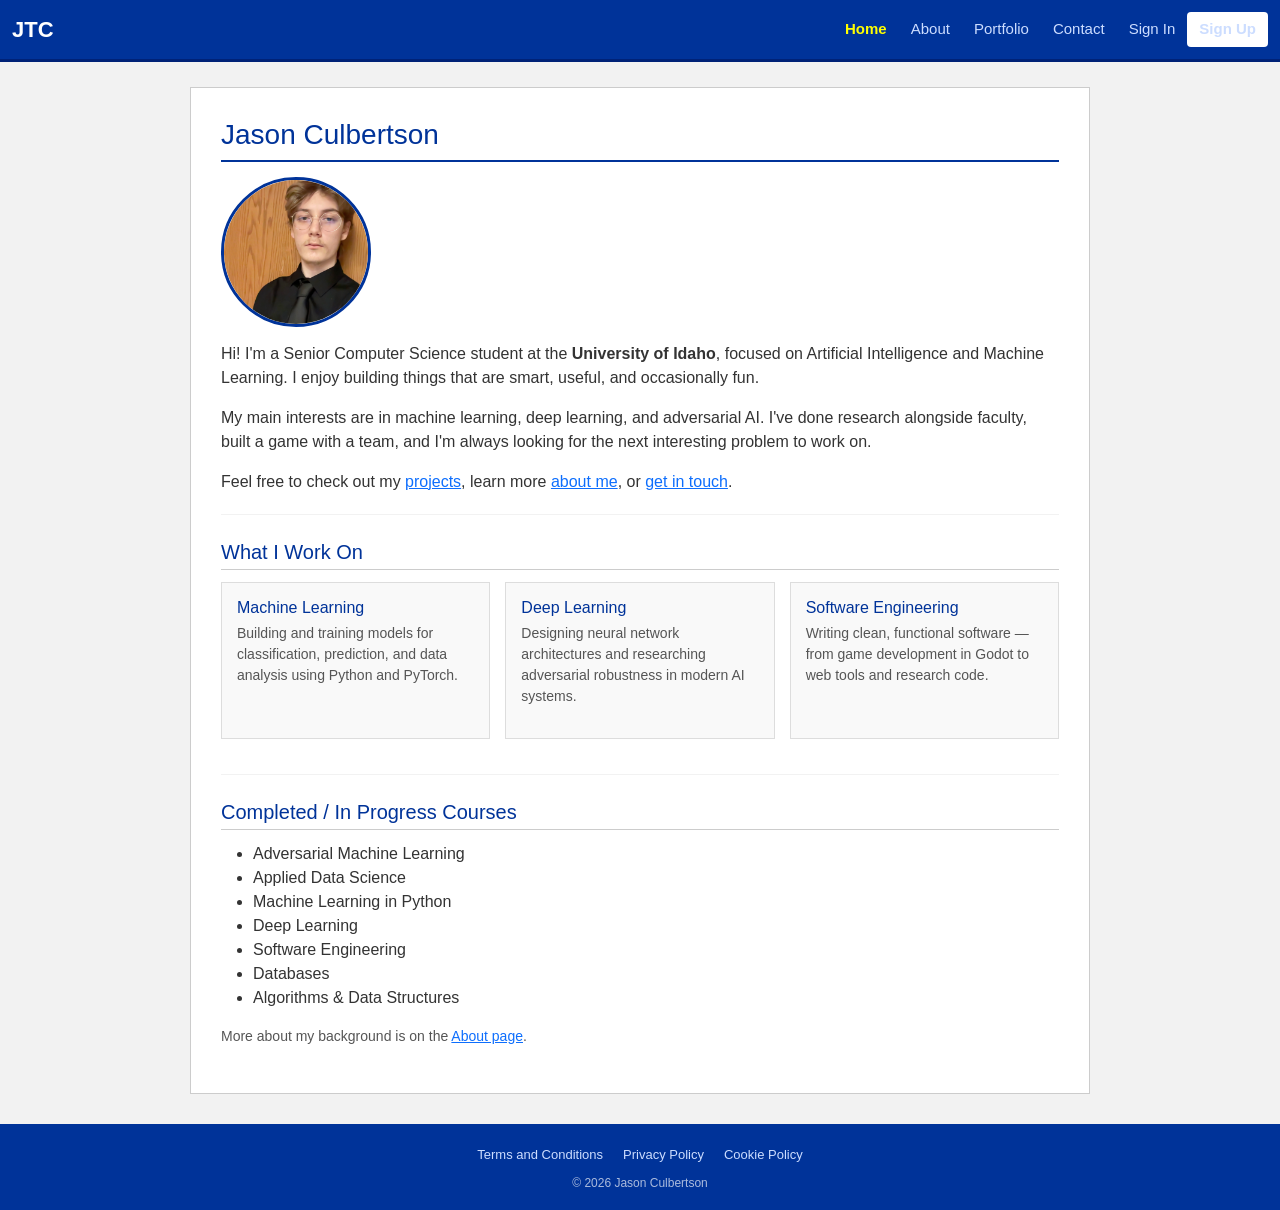
<file: index.html>
<!DOCTYPE html>
<html lang="en">
<head>
    <meta charset="UTF-8">
    <meta name="viewport" content="width=device-width, initial-scale=1.0">
    <meta name="description" content="Jason Culbertson - AI/ML student at the University of Idaho">
    <title>Jason Culbertson</title>
    <link rel="stylesheet" href="https://cdn.jsdelivr.net/npm/bootstrap@5.3.3/dist/css/bootstrap.min.css">
    <link rel="stylesheet" href="mystyles.css">
</head>
<body>

<!-- navigation bar -->
<nav class="navbar navbar-expand-lg site-nav">
    <div class="container-fluid">
        <a class="navbar-brand" href="index.html">JTC</a>
        <button class="navbar-toggler" type="button" data-bs-toggle="collapse" data-bs-target="#navmenu" aria-label="Toggle navigation">
            <span class="navbar-toggler-icon"></span>
        </button>
        <div class="collapse navbar-collapse" id="navmenu">
            <ul class="navbar-nav ms-auto">
                <li class="nav-item"><a class="nav-link active" href="index.html">Home</a></li>
                <li class="nav-item"><a class="nav-link" href="about.html">About</a></li>
                <li class="nav-item"><a class="nav-link" href="portfolio.html">Portfolio</a></li>
                <li class="nav-item"><a class="nav-link" href="contact.html">Contact</a></li>
                <li class="nav-item"><a class="nav-link" href="signin.html">Sign In</a></li>
                <li class="nav-item"><a class="nav-link btn-signup" href="signup.html">Sign Up</a></li>
            </ul>
        </div>
    </div>
</nav>

<!-- home page content -->
<div class="main-content">

    <h1 class="page-heading">Jason Culbertson</h1>

    <img src="linkedinphoto.png" alt="Jason Culbertson profile photo" class="profile-pic">

    <p>Hi! I'm a Senior Computer Science student at the <strong>University of Idaho</strong>, focused on Artificial Intelligence and Machine Learning. I enjoy building things that are smart, useful, and occasionally fun.</p>

    <p>My main interests are in machine learning, deep learning, and adversarial AI. I've done research alongside faculty, built a game with a team, and I'm always looking for the next interesting problem to work on.</p>

    <p>Feel free to check out my <a href="portfolio.html">projects</a>, learn more <a href="about.html">about me</a>, or <a href="contact.html">get in touch</a>.</p>

    <hr class="divider">

    <h2 class="section-title">What I Work On</h2>

    <div class="three-columns">
        <div class="info-card">
            <h3 class="card-title">Machine Learning</h3>
            <p class="text-gray">Building and training models for classification, prediction, and data analysis using Python and PyTorch.</p>
        </div>
        <div class="info-card">
            <h3 class="card-title">Deep Learning</h3>
            <p class="text-gray">Designing neural network architectures and researching adversarial robustness in modern AI systems.</p>
        </div>
        <div class="info-card">
            <h3 class="card-title">Software Engineering</h3>
            <p class="text-gray">Writing clean, functional software — from game development in Godot to web tools and research code.</p>
        </div>
    </div>

    <hr class="divider">

    <h2 class="section-title">Completed / In Progress Courses</h2>

    <ul>
        <li>Adversarial Machine Learning</li>
        <li>Applied Data Science</li>
        <li>Machine Learning in Python</li>
        <li>Deep Learning</li>
        <li>Software Engineering</li>
        <li>Databases</li>
        <li>Algorithms &amp; Data Structures</li>
    </ul>

    <p class="text-gray" style="margin-top: 10px;">More about my background is on the <a href="about.html">About page</a>.</p>

</div>

<!-- footer -->
<footer class="site-footer">
    <ul class="footer-links">
        <li><a href="terms.html">Terms and Conditions</a></li>
        <li><a href="privacy.html">Privacy Policy</a></li>
        <li><a href="cookies.html">Cookie Policy</a></li>
    </ul>
    <p class="footer-text">&copy; 2026 Jason Culbertson</p>
</footer>

<script src="https://cdn.jsdelivr.net/npm/bootstrap@5.3.3/dist/js/bootstrap.bundle.min.js"></script>
</body>
</html>
</file>
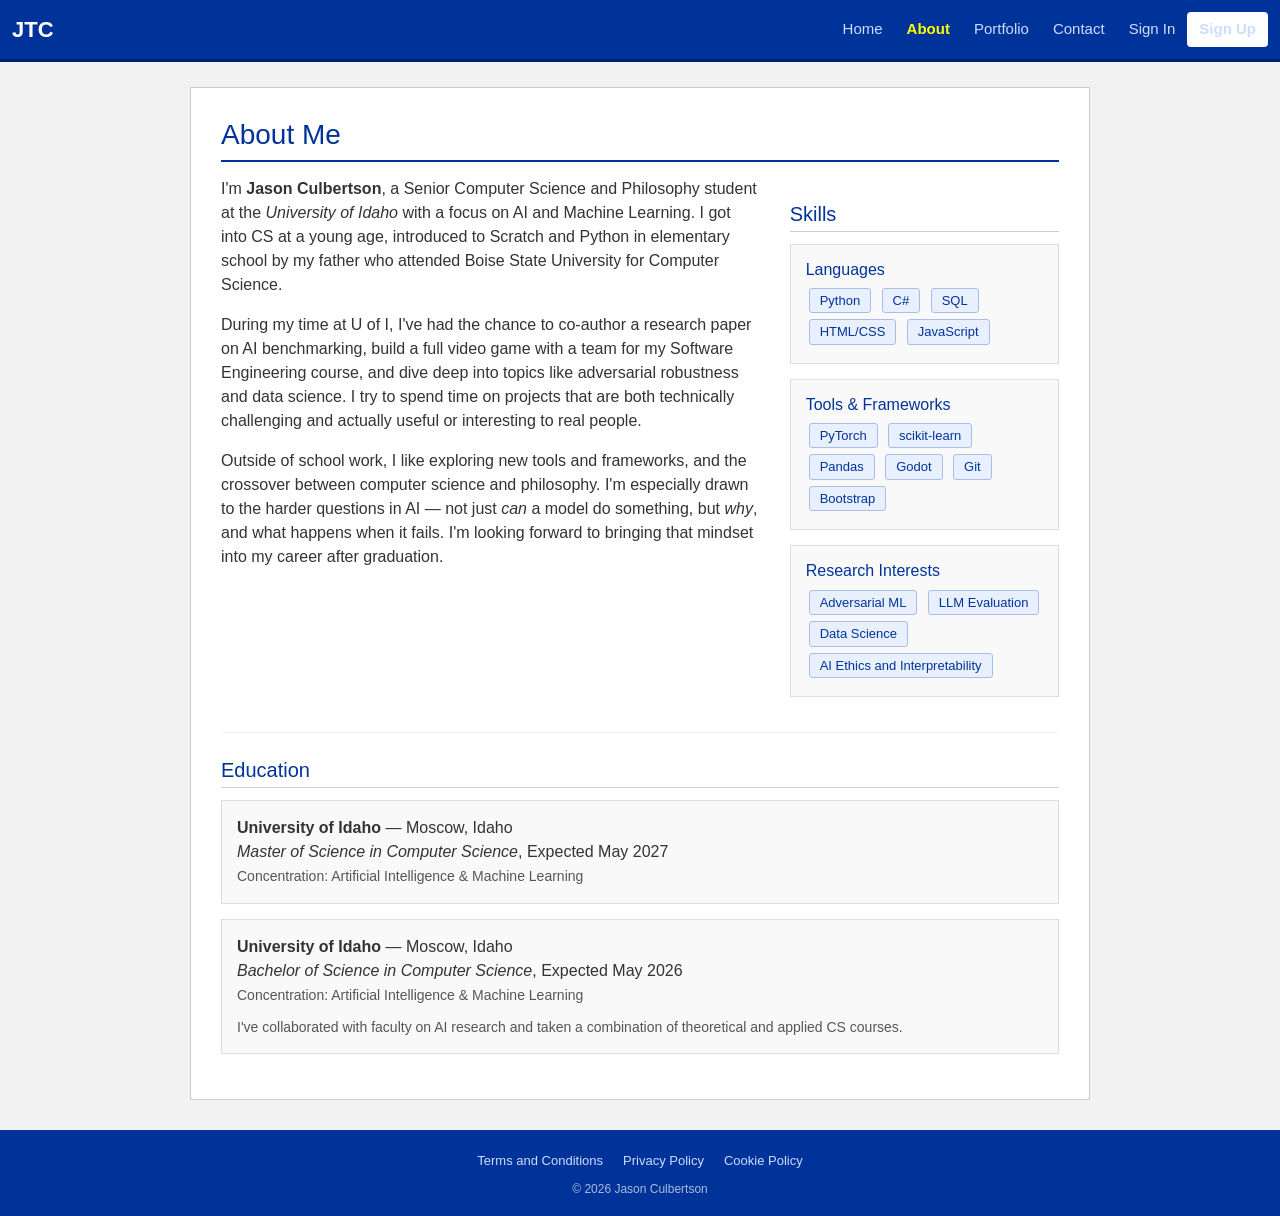
<file: about.html>
<!DOCTYPE html>
<html lang="en">
<head>
    <meta charset="UTF-8">
    <meta name="viewport" content="width=device-width, initial-scale=1.0">
    <meta name="description" content="About Jason Culbertson - background, skills, and education">
    <title>About - Jason Culbertson</title>
    <link rel="stylesheet" href="https://cdn.jsdelivr.net/npm/bootstrap@5.3.3/dist/css/bootstrap.min.css">
    <link rel="stylesheet" href="mystyles.css">
</head>
<body>

<nav class="navbar navbar-expand-lg site-nav">
    <div class="container-fluid">
        <a class="navbar-brand" href="index.html">JTC</a>
        <button class="navbar-toggler" type="button" data-bs-toggle="collapse" data-bs-target="#navmenu" aria-label="Toggle navigation">
            <span class="navbar-toggler-icon"></span>
        </button>
        <div class="collapse navbar-collapse" id="navmenu">
            <ul class="navbar-nav ms-auto">
                <li class="nav-item"><a class="nav-link" href="index.html">Home</a></li>
                <li class="nav-item"><a class="nav-link active" href="about.html">About</a></li>
                <li class="nav-item"><a class="nav-link" href="portfolio.html">Portfolio</a></li>
                <li class="nav-item"><a class="nav-link" href="contact.html">Contact</a></li>
                <li class="nav-item"><a class="nav-link" href="signin.html">Sign In</a></li>
                <li class="nav-item"><a class="nav-link btn-signup" href="signup.html">Sign Up</a></li>
            </ul>
        </div>
    </div>
</nav>

<div class="main-content">

    <h1 class="page-heading">About Me</h1>

    <div class="two-column">
        <div class="col-main">
            <article>
                <p>I'm <strong>Jason Culbertson</strong>, a Senior Computer Science and Philosophy student at the <em>University of Idaho</em> with a focus on AI and Machine Learning. I got into CS at a young age, introduced to Scratch and Python in elementary school by my father who attended Boise State University for Computer Science.</p>

                <p>During my time at U of I, I've had the chance to co-author a research paper on AI benchmarking, build a full video game with a team for my Software Engineering course, and dive deep into topics like adversarial robustness and data science. I try to spend time on projects that are both technically challenging and actually useful or interesting to real people.</p>

                <p>Outside of school work, I like exploring new tools and frameworks, and the crossover between computer science and philosophy. I'm especially drawn to the harder questions in AI — not just <em>can</em> a model do something, but <em>why</em>, and what happens when it fails. I'm looking forward to bringing that mindset into my career after graduation.</p>

            </article>
        </div>

        <div class="col-side">
            <aside>
                <h2 class="section-title">Skills</h2>

                <div class="info-card">
                    <h3 class="card-title">Languages</h3>
                    <span class="skill-tag">Python</span>
                    <span class="skill-tag">C#</span>
                    <span class="skill-tag">SQL</span>
                    <span class="skill-tag">HTML/CSS</span>
                    <span class="skill-tag">JavaScript</span>
                </div>

                <div class="info-card">
                    <h3 class="card-title">Tools &amp; Frameworks</h3>
                    <span class="skill-tag">PyTorch</span>
                    <span class="skill-tag">scikit-learn</span>
                    <span class="skill-tag">Pandas</span>
                    <span class="skill-tag">Godot</span>
                    <span class="skill-tag">Git</span>
                    <span class="skill-tag">Bootstrap</span>
                </div>

                <div class="info-card">
                    <h3 class="card-title">Research Interests</h3>
                    <span class="skill-tag">Adversarial ML</span>
                    <span class="skill-tag">LLM Evaluation</span>
                    <span class="skill-tag">Data Science</span>
                <span class="skill-tag">AI Ethics and Interpretability</span>
                </div>
            </aside>
        </div>
    </div>

    <hr class="divider">

    <h2 class="section-title">Education</h2>

    <div class="info-card">
        <strong>University of Idaho</strong> &mdash; Moscow, Idaho<br>
        <em>Master of Science in Computer Science</em>, Expected May 2027<br>
        <span class="text-gray">Concentration: Artificial Intelligence &amp; Machine Learning</span>
    </div>
    <div class="info-card">
        <strong>University of Idaho</strong> &mdash; Moscow, Idaho<br>
        <em>Bachelor of Science in Computer Science</em>, Expected May 2026<br>
        <span class="text-gray">Concentration: Artificial Intelligence &amp; Machine Learning</span>
        <p style="margin-top: 10px; margin-bottom: 0;" class="text-gray">I've collaborated with faculty on AI research and taken a combination of theoretical and applied CS courses.</p>
    </div>

</div>

<footer class="site-footer">
    <ul class="footer-links">
        <li><a href="terms.html">Terms and Conditions</a></li>
        <li><a href="privacy.html">Privacy Policy</a></li>
        <li><a href="cookies.html">Cookie Policy</a></li>
    </ul>
    <p class="footer-text">&copy; 2026 Jason Culbertson</p>
</footer>

<script src="https://cdn.jsdelivr.net/npm/bootstrap@5.3.3/dist/js/bootstrap.bundle.min.js"></script>
</body>
</html>
</file>
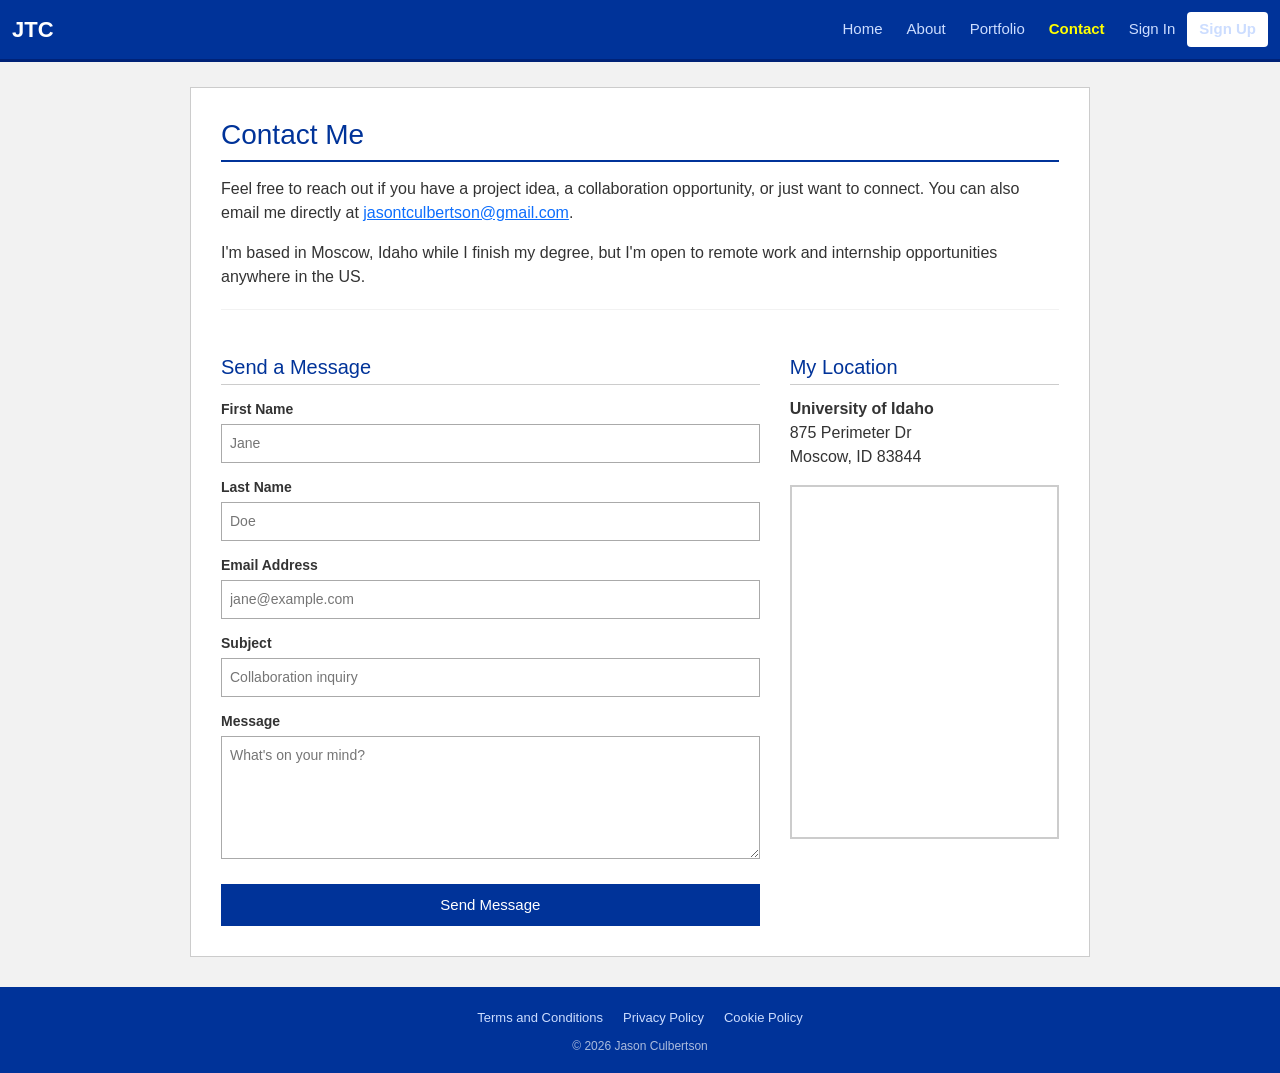
<file: contact.html>
<!DOCTYPE html>
<html lang="en">
<head>
    <meta charset="UTF-8">
    <meta name="viewport" content="width=device-width, initial-scale=1.0">
    <meta name="description" content="Contact Jason Culbertson">
    <title>Contact - Jason Culbertson</title>
    <link rel="stylesheet" href="https://cdn.jsdelivr.net/npm/bootstrap@5.3.3/dist/css/bootstrap.min.css">
    <link rel="stylesheet" href="mystyles.css">
</head>
<body>

<nav class="navbar navbar-expand-lg site-nav">
    <div class="container-fluid">
        <a class="navbar-brand" href="index.html">JTC</a>
        <button class="navbar-toggler" type="button" data-bs-toggle="collapse" data-bs-target="#navmenu" aria-label="Toggle navigation">
            <span class="navbar-toggler-icon"></span>
        </button>
        <div class="collapse navbar-collapse" id="navmenu">
            <ul class="navbar-nav ms-auto">
                <li class="nav-item"><a class="nav-link" href="index.html">Home</a></li>
                <li class="nav-item"><a class="nav-link" href="about.html">About</a></li>
                <li class="nav-item"><a class="nav-link" href="portfolio.html">Portfolio</a></li>
                <li class="nav-item"><a class="nav-link active" href="contact.html">Contact</a></li>
                <li class="nav-item"><a class="nav-link" href="signin.html">Sign In</a></li>
                <li class="nav-item"><a class="nav-link btn-signup" href="signup.html">Sign Up</a></li>
            </ul>
        </div>
    </div>
</nav>

<div class="main-content">

    <h1 class="page-heading">Contact Me</h1>

    <p>Feel free to reach out if you have a project idea, a collaboration opportunity, or just want to connect. You can also email me directly at <a href="mailto:jasontculbertson@gmail.com">jasontculbertson@gmail.com</a>.</p>

    <p>I'm based in Moscow, Idaho while I finish my degree, but I'm open to remote work and internship opportunities anywhere in the US.</p>

    <hr class="divider">

    <div class="two-column">
        <div class="col-main">
            <h2 class="section-title">Send a Message</h2>

            <form class="contact-form" action="#" method="post">

                <label for="c-fname">First Name</label>
                <input type="text" id="c-fname" name="first_name" placeholder="Jane" required>

                <label for="c-lname">Last Name</label>
                <input type="text" id="c-lname" name="last_name" placeholder="Doe" required>

                <label for="c-email">Email Address</label>
                <input type="email" id="c-email" name="email" placeholder="jane@example.com" required>

                <label for="c-subject">Subject</label>
                <input type="text" id="c-subject" name="subject" placeholder="Collaboration inquiry">

                <label for="c-message">Message</label>
                <textarea id="c-message" name="message" rows="5" placeholder="What's on your mind?" required></textarea>

                <button type="submit" class="btn-submit">Send Message</button>

            </form>
        </div>

        <div class="col-side">
            <h2 class="section-title">My Location</h2>

            <p>
                <strong>University of Idaho</strong><br>
                875 Perimeter Dr<br>
                Moscow, ID 83844
            </p>

            <!-- google map -->
            <div class="map-box">
                <iframe
                    src="https://maps.google.com/maps?q=University+of+Idaho,+Moscow,+ID&t=&z=15&ie=UTF8&iwloc=&output=embed"
                    title="University of Idaho on Google Maps"
                    allowfullscreen
                    loading="lazy">
                </iframe>
            </div>
        </div>
    </div>

</div>

<footer class="site-footer">
    <ul class="footer-links">
        <li><a href="terms.html">Terms and Conditions</a></li>
        <li><a href="privacy.html">Privacy Policy</a></li>
        <li><a href="cookies.html">Cookie Policy</a></li>
    </ul>
    <p class="footer-text">&copy; 2026 Jason Culbertson</p>
</footer>

<script src="https://cdn.jsdelivr.net/npm/bootstrap@5.3.3/dist/js/bootstrap.bundle.min.js"></script>
</body>
</html>
</file>
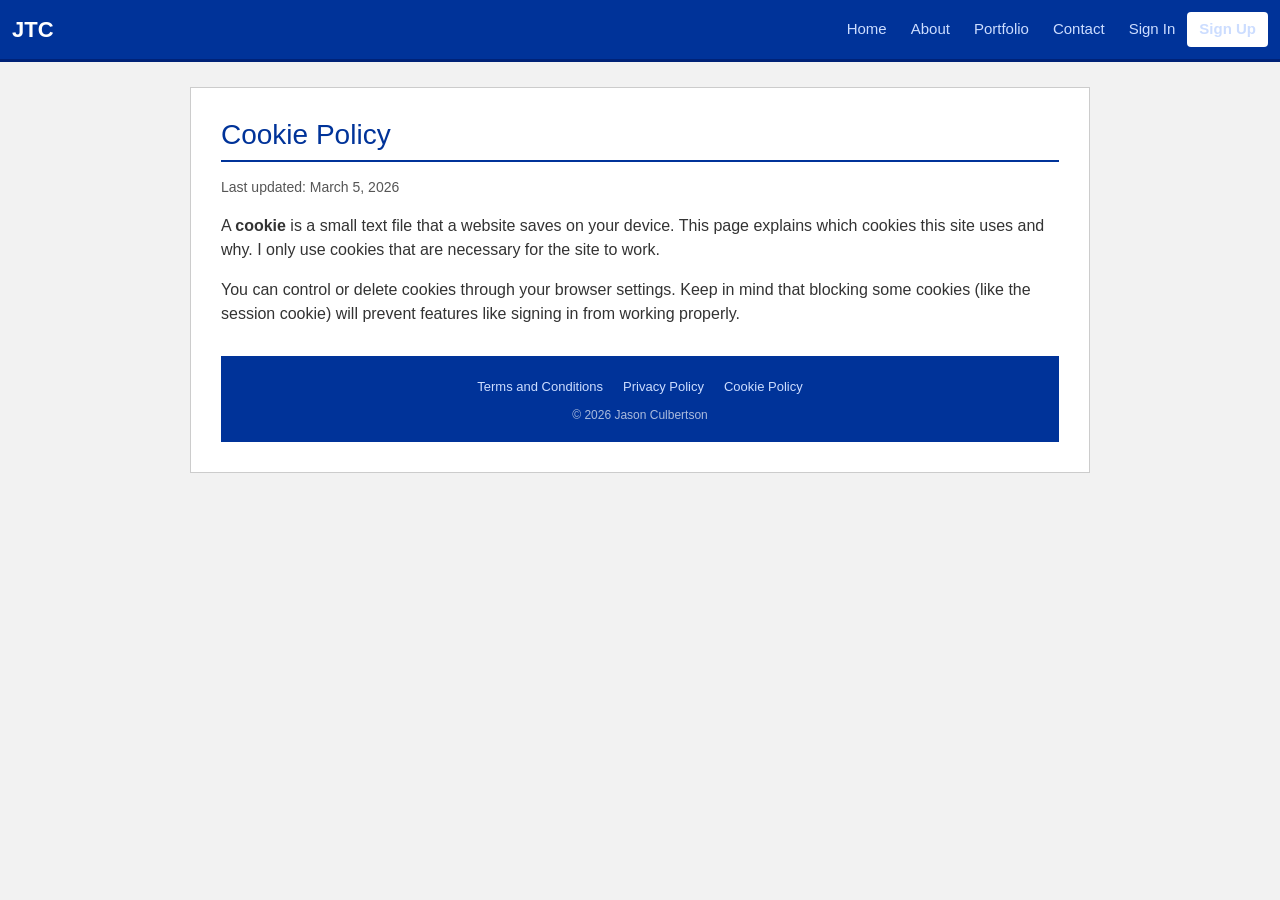
<file: cookies.html>
<!DOCTYPE html>
<html lang="en">
<head>
    <meta charset="UTF-8">
    <meta name="viewport" content="width=device-width, initial-scale=1.0">
    <meta name="description" content="Cookie Policy - Jason Culbertson">
    <title>Cookie Policy - Jason Culbertson</title>
    <link rel="stylesheet" href="https://cdn.jsdelivr.net/npm/bootstrap@5.3.3/dist/css/bootstrap.min.css">
    <link rel="stylesheet" href="mystyles.css">
</head>
<body>

<nav class="navbar navbar-expand-lg site-nav">
    <div class="container-fluid">
        <a class="navbar-brand" href="index.html">JTC</a>
        <button class="navbar-toggler" type="button" data-bs-toggle="collapse" data-bs-target="#navmenu" aria-label="Toggle navigation">
            <span class="navbar-toggler-icon"></span>
        </button>
        <div class="collapse navbar-collapse" id="navmenu">
            <ul class="navbar-nav ms-auto">
                <li class="nav-item"><a class="nav-link" href="index.html">Home</a></li>
                <li class="nav-item"><a class="nav-link" href="about.html">About</a></li>
                <li class="nav-item"><a class="nav-link" href="portfolio.html">Portfolio</a></li>
                <li class="nav-item"><a class="nav-link" href="contact.html">Contact</a></li>
                <li class="nav-item"><a class="nav-link" href="signin.html">Sign In</a></li>
                <li class="nav-item"><a class="nav-link btn-signup" href="signup.html">Sign Up</a></li>
            </ul>
        </div>
    </div>
</nav>

<div class="main-content">

    <h1 class="page-heading">Cookie Policy</h1>

    <p class="text-gray">Last updated: March 5, 2026</p>

    <p>A <strong>cookie</strong> is a small text file that a website saves on your device. This page explains which cookies this site uses and why. I only use cookies that are necessary for the site to work.</p>

    <p>You can control or delete cookies through your browser settings. Keep in mind that blocking some cookies (like the session cookie) will prevent features like signing in from working properly.</p>

<footer class="site-footer">
    <ul class="footer-links">
        <li><a href="terms.html">Terms and Conditions</a></li>
        <li><a href="privacy.html">Privacy Policy</a></li>
        <li><a href="cookies.html">Cookie Policy</a></li>
    </ul>
    <p class="footer-text">&copy; 2026 Jason Culbertson</p>
</footer>
</div>

<script src="https://cdn.jsdelivr.net/npm/bootstrap@5.3.3/dist/js/bootstrap.bundle.min.js"></script>
</body>
</html>
</file>
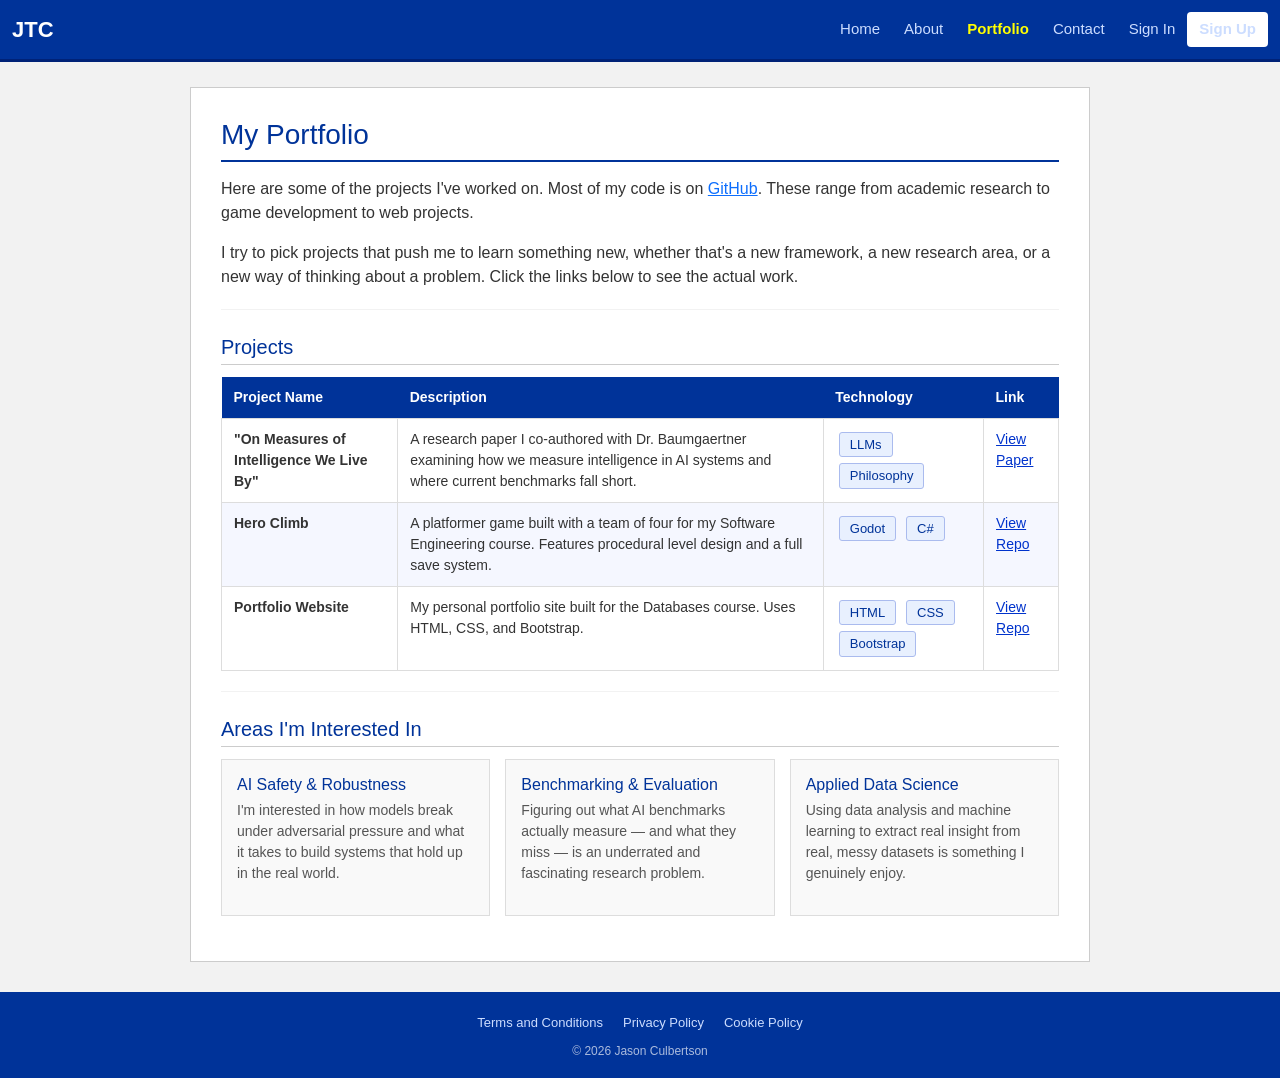
<file: portfolio.html>
<!DOCTYPE html>
<html lang="en">
<head>
    <meta charset="UTF-8">
    <meta name="viewport" content="width=device-width, initial-scale=1.0">
    <meta name="description" content="Portfolio of Jason Culbertson - projects and research">
    <title>Portfolio - Jason Culbertson</title>
    <link rel="stylesheet" href="https://cdn.jsdelivr.net/npm/bootstrap@5.3.3/dist/css/bootstrap.min.css">
    <link rel="stylesheet" href="mystyles.css">
</head>
<body>

<nav class="navbar navbar-expand-lg site-nav">
    <div class="container-fluid">
        <a class="navbar-brand" href="index.html">JTC</a>
        <button class="navbar-toggler" type="button" data-bs-toggle="collapse" data-bs-target="#navmenu" aria-label="Toggle navigation">
            <span class="navbar-toggler-icon"></span>
        </button>
        <div class="collapse navbar-collapse" id="navmenu">
            <ul class="navbar-nav ms-auto">
                <li class="nav-item"><a class="nav-link" href="index.html">Home</a></li>
                <li class="nav-item"><a class="nav-link" href="about.html">About</a></li>
                <li class="nav-item"><a class="nav-link active" href="portfolio.html">Portfolio</a></li>
                <li class="nav-item"><a class="nav-link" href="contact.html">Contact</a></li>
                <li class="nav-item"><a class="nav-link" href="signin.html">Sign In</a></li>
                <li class="nav-item"><a class="nav-link btn-signup" href="signup.html">Sign Up</a></li>
            </ul>
        </div>
    </div>
</nav>

<div class="main-content">

    <h1 class="page-heading">My Portfolio</h1>

    <p>Here are some of the projects I've worked on. Most of my code is on <a href="https://github.com/JTCulbertson" target="_blank">GitHub</a>. These range from academic research to game development to web projects.</p>

    <p>I try to pick projects that push me to learn something new, whether that's a new framework, a new research area, or a new way of thinking about a problem. Click the links below to see the actual work.</p>

    <hr class="divider">

    <h2 class="section-title">Projects</h2>

    <div class="projects-table">
        <table>
            <thead>
                <tr>
                    <th>Project Name</th>
                    <th>Description</th>
                    <th>Technology</th>
                    <th>Link</th>
                </tr>
            </thead>
            <tbody>
                <tr>
                    <td><strong>"On Measures of Intelligence We Live By"</strong></td>
                    <td>A research paper I co-authored with Dr. Baumgaertner examining how we measure intelligence in AI systems and where current benchmarks fall short.</td>
                    <td><span class="skill-tag">LLMs</span> <span class="skill-tag">Philosophy</span></td>
                    <td><a class="link-blue" href="https://github.com/bertybaums/MetARC-1/blob/main/On_Measures_of_Intelligence_We_Live_By___ARC_prize_paper.pdf" target="_blank">View Paper</a></td>
                </tr>
                <tr>
                    <td><strong>Hero Climb</strong></td>
                    <td>A platformer game built with a team of four for my Software Engineering course. Features procedural level design and a full save system.</td>
                    <td><span class="skill-tag">Godot</span> <span class="skill-tag">C#</span></td>
                    <td><a class="link-blue" href="https://github.com/theIntethesis/Hero-Climb" target="_blank">View Repo</a></td>
                </tr>
                <tr>
                    <td><strong>Portfolio Website</strong></td>
                    <td>My personal portfolio site built for the Databases course. Uses HTML, CSS, and Bootstrap.</td>
                    <td><span class="skill-tag">HTML</span> <span class="skill-tag">CSS</span> <span class="skill-tag">Bootstrap</span></td>
                    <td><a class="link-blue" href="https://github.com/JTCulbertson/CS3600-Lab-Website">View Repo</a></td>
                </tr>
            </tbody>
        </table>
    </div>

    <hr class="divider">

    <h2 class="section-title">Areas I'm Interested In</h2>

    <div class="three-columns">
        <div class="info-card">
            <h3 class="card-title">AI Safety &amp; Robustness</h3>
            <p class="text-gray">I'm interested in how models break under adversarial pressure and what it takes to build systems that hold up in the real world.</p>
        </div>
        <div class="info-card">
            <h3 class="card-title">Benchmarking &amp; Evaluation</h3>
            <p class="text-gray">Figuring out what AI benchmarks actually measure — and what they miss — is an underrated and fascinating research problem.</p>
        </div>
        <div class="info-card">
            <h3 class="card-title">Applied Data Science</h3>
            <p class="text-gray">Using data analysis and machine learning to extract real insight from real, messy datasets is something I genuinely enjoy.</p>
        </div>
    </div>

</div>

<footer class="site-footer">
    <ul class="footer-links">
        <li><a href="terms.html">Terms and Conditions</a></li>
        <li><a href="privacy.html">Privacy Policy</a></li>
        <li><a href="cookies.html">Cookie Policy</a></li>
    </ul>
    <p class="footer-text">&copy; 2026 Jason Culbertson</p>
</footer>

<script src="https://cdn.jsdelivr.net/npm/bootstrap@5.3.3/dist/js/bootstrap.bundle.min.js"></script>
</body>
</html>
</file>
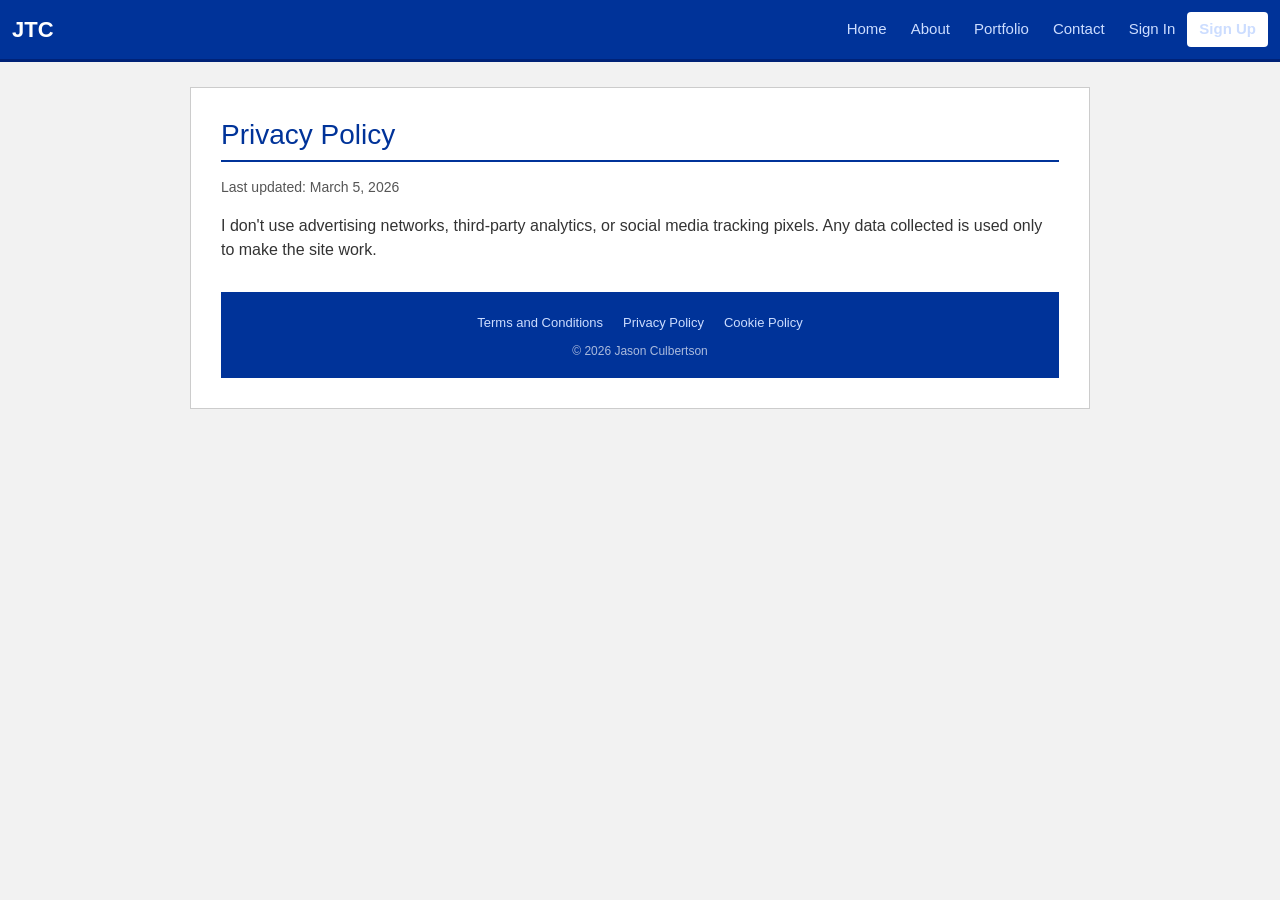
<file: privacy.html>
<!DOCTYPE html>
<html lang="en">
<head>
    <meta charset="UTF-8">
    <meta name="viewport" content="width=device-width, initial-scale=1.0">
    <meta name="description" content="Privacy Policy - Jason Culbertson">
    <title>Privacy Policy - Jason Culbertson</title>
    <link rel="stylesheet" href="https://cdn.jsdelivr.net/npm/bootstrap@5.3.3/dist/css/bootstrap.min.css">
    <link rel="stylesheet" href="mystyles.css">
</head>
<body>

<nav class="navbar navbar-expand-lg site-nav">
    <div class="container-fluid">
        <a class="navbar-brand" href="index.html">JTC</a>
        <button class="navbar-toggler" type="button" data-bs-toggle="collapse" data-bs-target="#navmenu" aria-label="Toggle navigation">
            <span class="navbar-toggler-icon"></span>
        </button>
        <div class="collapse navbar-collapse" id="navmenu">
            <ul class="navbar-nav ms-auto">
                <li class="nav-item"><a class="nav-link" href="index.html">Home</a></li>
                <li class="nav-item"><a class="nav-link" href="about.html">About</a></li>
                <li class="nav-item"><a class="nav-link" href="portfolio.html">Portfolio</a></li>
                <li class="nav-item"><a class="nav-link" href="contact.html">Contact</a></li>
                <li class="nav-item"><a class="nav-link" href="signin.html">Sign In</a></li>
                <li class="nav-item"><a class="nav-link btn-signup" href="signup.html">Sign Up</a></li>
            </ul>
        </div>
    </div>
</nav>

<div class="main-content">

    <h1 class="page-heading">Privacy Policy</h1>

    <p class="text-gray">Last updated: March 5, 2026</p>

    <p>I don't use advertising networks, third-party analytics, or social media tracking pixels. Any data collected is used only to make the site work.</p>

<footer class="site-footer">
    <ul class="footer-links">
        <li><a href="terms.html">Terms and Conditions</a></li>
        <li><a href="privacy.html">Privacy Policy</a></li>
        <li><a href="cookies.html">Cookie Policy</a></li>
    </ul>
    <p class="footer-text">&copy; 2026 Jason Culbertson</p>
</footer>
</div>
<script src="https://cdn.jsdelivr.net/npm/bootstrap@5.3.3/dist/js/bootstrap.bundle.min.js"></script>
</body>
</html>
</file>
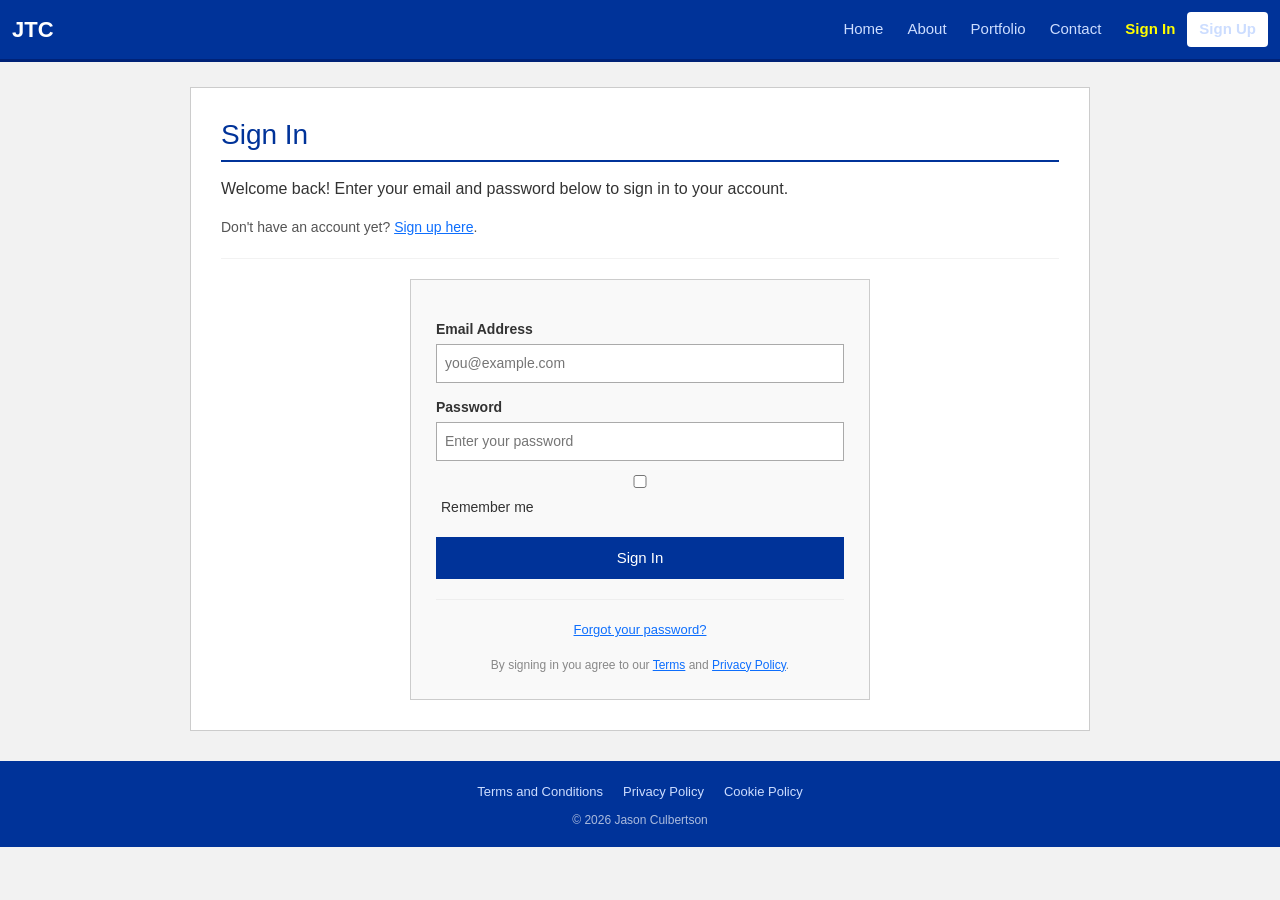
<file: signin.html>
<!DOCTYPE html>
<html lang="en">
<head>
    <meta charset="UTF-8">
    <meta name="viewport" content="width=device-width, initial-scale=1.0">
    <meta name="description" content="Sign in to Jason Culbertson's portfolio">
    <title>Sign In - Jason Culbertson</title>
    <link rel="stylesheet" href="https://cdn.jsdelivr.net/npm/bootstrap@5.3.3/dist/css/bootstrap.min.css">
    <link rel="stylesheet" href="mystyles.css">
</head>
<body>

<nav class="navbar navbar-expand-lg site-nav">
    <div class="container-fluid">
        <a class="navbar-brand" href="index.html">JTC</a>
        <button class="navbar-toggler" type="button" data-bs-toggle="collapse" data-bs-target="#navmenu">
            <span class="navbar-toggler-icon"></span>
        </button>
        <div class="collapse navbar-collapse" id="navmenu">
            <ul class="navbar-nav ms-auto">
                <li class="nav-item"><a class="nav-link" href="index.html">Home</a></li>
                <li class="nav-item"><a class="nav-link" href="about.html">About</a></li>
                <li class="nav-item"><a class="nav-link" href="portfolio.html">Portfolio</a></li>
                <li class="nav-item"><a class="nav-link" href="contact.html">Contact</a></li>
                <li class="nav-item"><a class="nav-link active" href="signin.html">Sign In</a></li>
                <li class="nav-item"><a class="nav-link btn-signup" href="signup.html">Sign Up</a></li>
            </ul>
        </div>
    </div>
</nav>

<div class="main-content">

    <h1 class="page-heading">Sign In</h1>

    <p>Welcome back! Enter your email and password below to sign in to your account.</p>

    <p class="text-gray">Don't have an account yet? <a href="signup.html">Sign up here</a>.</p>

    <hr class="divider">

    <div class="form-box">
        <form class="contact-form" action="#" method="post">

            <label for="si-email">Email Address</label>
            <input type="email" id="si-email" name="email" placeholder="you@example.com" required>

            <label for="si-password">Password</label>
            <input type="password" id="si-password" name="password" placeholder="Enter your password" required>

            <div style="margin-top: 10px;">
                <input type="checkbox" id="si-remember" name="remember">
                <label for="si-remember" style="display: inline; font-weight: normal; margin: 0; margin-left: 5px;">Remember me</label>
            </div>

            <button type="submit" class="btn-submit">Sign In</button>

            <hr class="divider">

            <p style="text-align: center; font-size: 13px; color: #555555;">
                <a href="#">Forgot your password?</a>
            </p>

            <small style="display: block; text-align: center; color: #888888; font-size: 12px;">
                By signing in you agree to our <a href="terms.html">Terms</a> and <a href="privacy.html">Privacy Policy</a>.
            </small>

        </form>
    </div>

</div>

<footer class="site-footer">
    <ul class="footer-links">
        <li><a href="terms.html">Terms and Conditions</a></li>
        <li><a href="privacy.html">Privacy Policy</a></li>
        <li><a href="cookies.html">Cookie Policy</a></li>
    </ul>
    <p class="footer-text">&copy; 2026 Jason Culbertson</p>
</footer>

<script src="https://cdn.jsdelivr.net/npm/bootstrap@5.3.3/dist/js/bootstrap.bundle.min.js"></script>
</body>
</html>
</file>
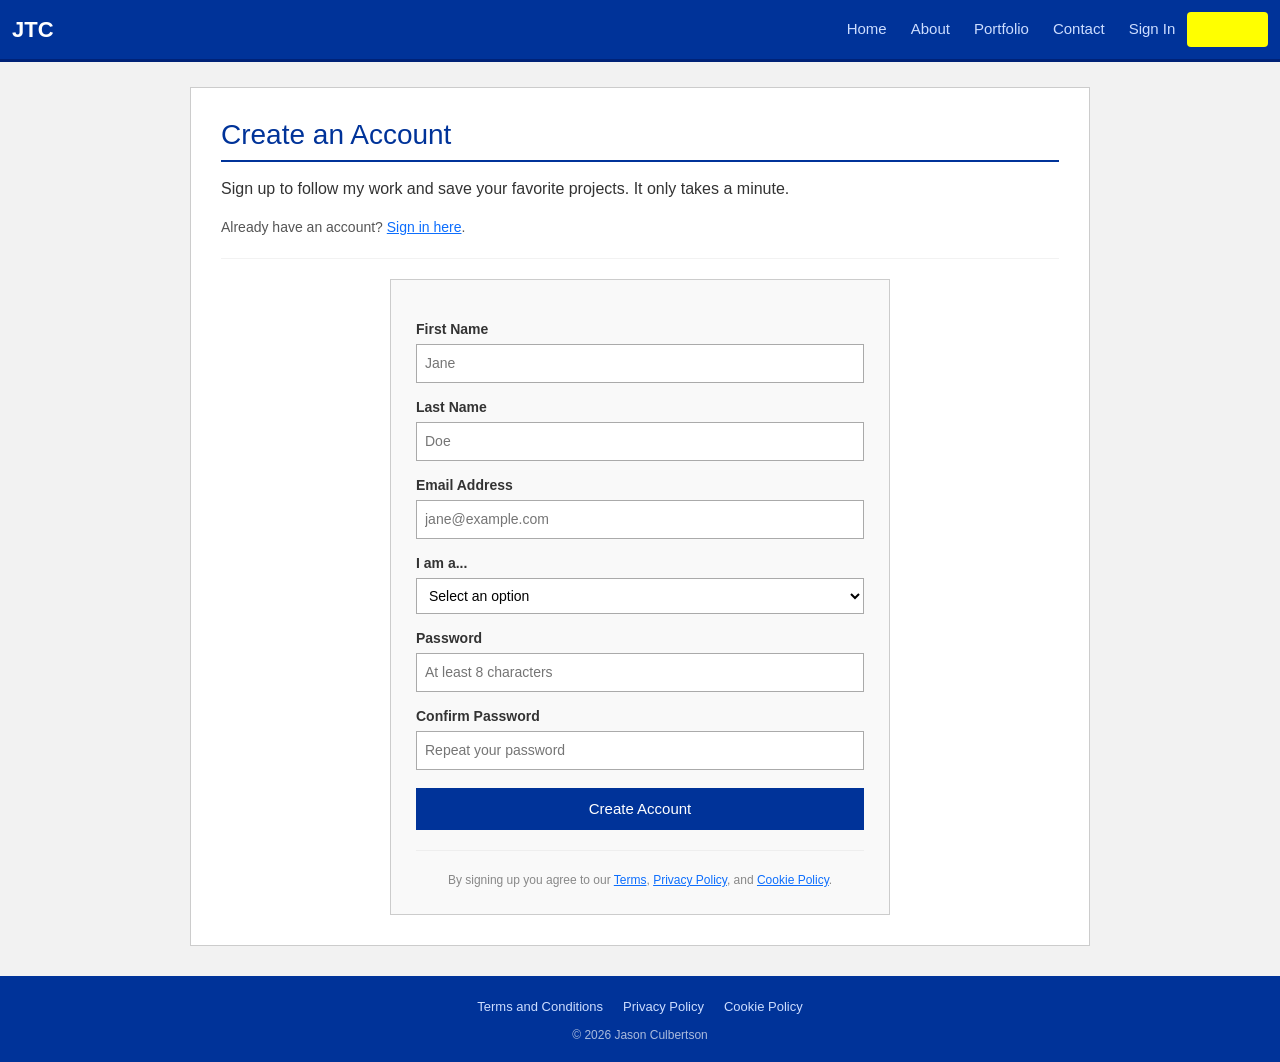
<file: signup.html>
<!DOCTYPE html>
<html lang="en">
<head>
    <meta charset="UTF-8">
    <meta name="viewport" content="width=device-width, initial-scale=1.0">
    <meta name="description" content="Create an account on Jason Culbertson's portfolio site">
    <title>Sign Up - Jason Culbertson</title>
    <link rel="stylesheet" href="https://cdn.jsdelivr.net/npm/bootstrap@5.3.3/dist/css/bootstrap.min.css">
    <link rel="stylesheet" href="mystyles.css">
</head>
<body>

<nav class="navbar navbar-expand-lg site-nav">
    <div class="container-fluid">
        <a class="navbar-brand" href="index.html">JTC</a>
        <button class="navbar-toggler" type="button" data-bs-toggle="collapse" data-bs-target="#navmenu" aria-label="Toggle navigation">
            <span class="navbar-toggler-icon"></span>
        </button>
        <div class="collapse navbar-collapse" id="navmenu">
            <ul class="navbar-nav ms-auto">
                <li class="nav-item"><a class="nav-link" href="index.html">Home</a></li>
                <li class="nav-item"><a class="nav-link" href="about.html">About</a></li>
                <li class="nav-item"><a class="nav-link" href="portfolio.html">Portfolio</a></li>
                <li class="nav-item"><a class="nav-link" href="contact.html">Contact</a></li>
                <li class="nav-item"><a class="nav-link" href="signin.html">Sign In</a></li>
                <li class="nav-item"><a class="nav-link btn-signup active" href="signup.html">Sign Up</a></li>
            </ul>
        </div>
    </div>
</nav>

<div class="main-content">

    <h1 class="page-heading">Create an Account</h1>

    <p>Sign up to follow my work and save your favorite projects. It only takes a minute.</p>

    <p class="text-gray">Already have an account? <a href="signin.html">Sign in here</a>.</p>

    <hr class="divider">

    <div class="form-box" style="max-width: 500px;">
        <form class="contact-form" action="#" method="post">

            <label for="su-fname">First Name</label>
            <input type="text" id="su-fname" name="first_name" placeholder="Jane" required autocomplete="given-name">

            <label for="su-lname">Last Name</label>
            <input type="text" id="su-lname" name="last_name" placeholder="Doe" required autocomplete="family-name">

            <label for="su-email">Email Address</label>
            <input type="email" id="su-email" name="email" placeholder="jane@example.com" required autocomplete="email">

            <label for="su-role">I am a...</label>
            <select id="su-role" name="role">
                <option value="" disabled selected>Select an option</option>
                <option value="recruiter">Recruiter</option>
                <option value="researcher">Researcher</option>
                <option value="developer">Developer</option>
                <option value="student">Student</option>
                <option value="other">Other</option>
            </select>

            <label for="su-password">Password</label>
            <input type="password" id="su-password" name="password" placeholder="At least 8 characters" required autocomplete="new-password">

            <label for="su-confirm">Confirm Password</label>
            <input type="password" id="su-confirm" name="confirm_password" placeholder="Repeat your password" required autocomplete="new-password">

            <button type="submit" class="btn-submit">Create Account</button>

            <hr class="divider">

            <small style="display: block; text-align: center; color: #888888; font-size: 12px;">
                By signing up you agree to our <a href="terms.html">Terms</a>, <a href="privacy.html">Privacy Policy</a>, and <a href="cookies.html">Cookie Policy</a>.
            </small>

        </form>
    </div>

</div>

<footer class="site-footer">
    <ul class="footer-links">
        <li><a href="terms.html">Terms and Conditions</a></li>
        <li><a href="privacy.html">Privacy Policy</a></li>
        <li><a href="cookies.html">Cookie Policy</a></li>
    </ul>
    <p class="footer-text">&copy; 2026 Jason Culbertson</p>
</footer>

<script src="https://cdn.jsdelivr.net/npm/bootstrap@5.3.3/dist/js/bootstrap.bundle.min.js"></script>
</body>
</html>
</file>
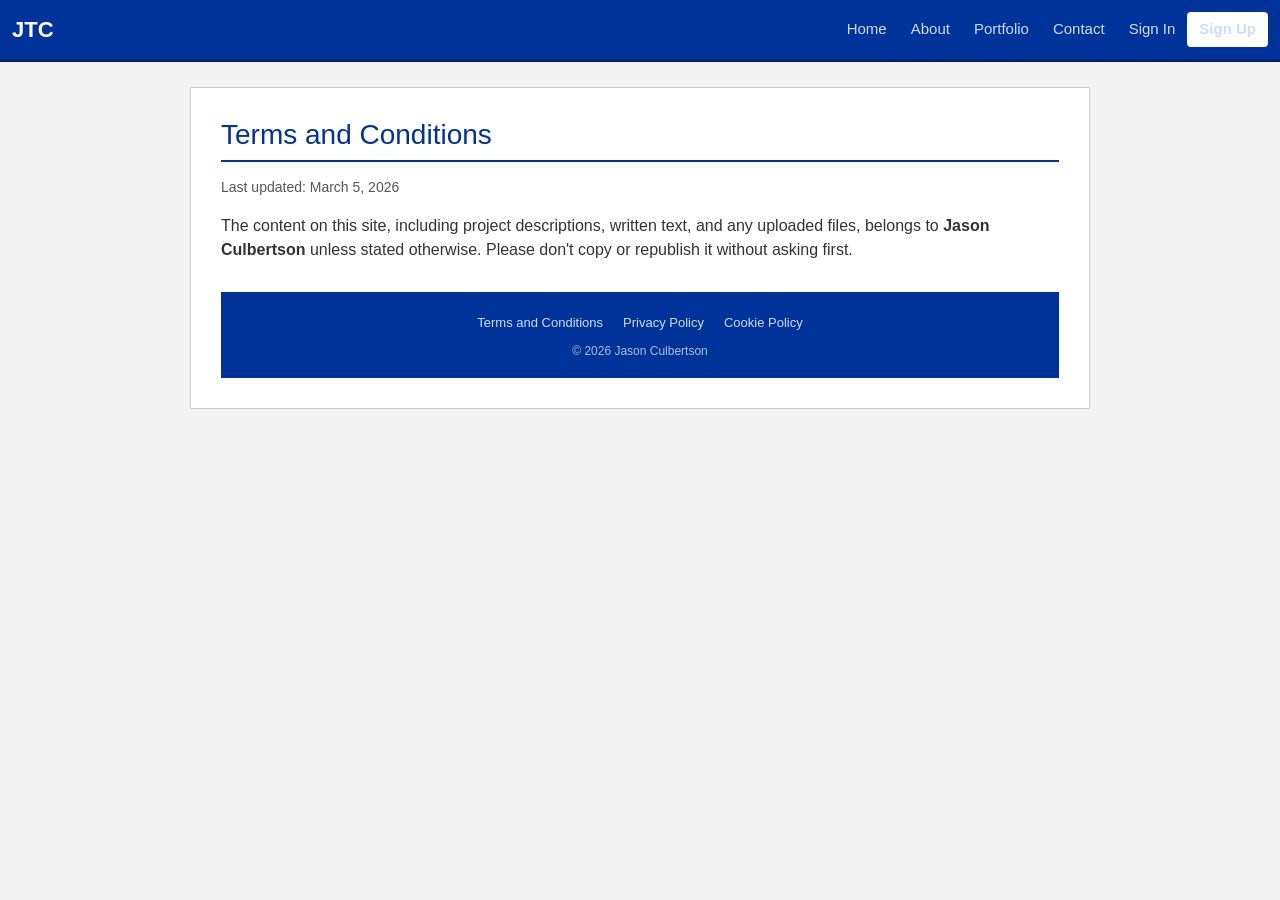
<file: terms.html>
<!DOCTYPE html>
<html lang="en">
<head>
    <meta charset="UTF-8">
    <meta name="viewport" content="width=device-width, initial-scale=1.0">
    <meta name="description" content="Terms and Conditions - Jason Culbertson">
    <title>Terms and Conditions - Jason Culbertson</title>
    <link rel="stylesheet" href="https://cdn.jsdelivr.net/npm/bootstrap@5.3.3/dist/css/bootstrap.min.css">
    <link rel="stylesheet" href="mystyles.css">
</head>
<body>

<nav class="navbar navbar-expand-lg site-nav">
    <div class="container-fluid">
        <a class="navbar-brand" href="index.html">JTC</a>
        <button class="navbar-toggler" type="button" data-bs-toggle="collapse" data-bs-target="#navmenu" aria-label="Toggle navigation">
            <span class="navbar-toggler-icon"></span>
        </button>
        <div class="collapse navbar-collapse" id="navmenu">
            <ul class="navbar-nav ms-auto">
                <li class="nav-item"><a class="nav-link" href="index.html">Home</a></li>
                <li class="nav-item"><a class="nav-link" href="about.html">About</a></li>
                <li class="nav-item"><a class="nav-link" href="portfolio.html">Portfolio</a></li>
                <li class="nav-item"><a class="nav-link" href="contact.html">Contact</a></li>
                <li class="nav-item"><a class="nav-link" href="signin.html">Sign In</a></li>
                <li class="nav-item"><a class="nav-link btn-signup" href="signup.html">Sign Up</a></li>
            </ul>
        </div>
    </div>
</nav>

<div class="main-content">

    <h1 class="page-heading">Terms and Conditions</h1>

    <p class="text-gray">Last updated: March 5, 2026</p>

    <p>The content on this site, including project descriptions, written text, and any uploaded files, belongs to <strong>Jason Culbertson</strong> unless stated otherwise. Please don't copy or republish it without asking first.</p>

<footer class="site-footer">
    <ul class="footer-links">
        <li><a href="terms.html">Terms and Conditions</a></li>
        <li><a href="privacy.html">Privacy Policy</a></li>
        <li><a href="cookies.html">Cookie Policy</a></li>
    </ul>
    <p class="footer-text">&copy; 2026 Jason Culbertson</p>
</footer>
</div>
<script src="https://cdn.jsdelivr.net/npm/bootstrap@5.3.3/dist/js/bootstrap.bundle.min.js"></script>
</body>
</html>
</file>
<file: mystyles.css>
/* general reset */
* {
    box-sizing: border-box;
    margin: 0;
    padding: 0;
}

body {
    font-family: Arial, sans-serif;
    background-color: #f2f2f2;
    color: #333333;
    margin: 0;
    padding: 0;
}

/* ===== Navigation ===== */

.site-nav {
    background-color: #003399 !important;
    border-bottom: 3px solid #002277;
}

.site-nav .navbar-brand {
    color: #ffffff;
    font-size: 22px;
    font-weight: bold;
}

.site-nav .nav-link {
    color: #ccddff !important;
    font-size: 15px;
    padding: 6px 12px !important;
}

.site-nav .nav-link:hover {
    color: #ffffff !important;
    text-decoration: underline;
}

/* highlight the current page link */
.site-nav .nav-link.active {
    color: #ffff00 !important;
    font-weight: bold;
}

/* signup button - I wanted it to look different from the other links */
.btn-signup {
    background-color: #ffffff !important;
    color: #003399 !important;
    font-weight: bold !important;
    border-radius: 4px !important;
    padding: 5px 14px !important;
}

.btn-signup:hover {
    background-color: #e0e8ff !important;
}

.btn-signup.active {
    background-color: #ffff00 !important;
    color: #003399 !important;
}

/* ===== Main Content Box ===== */

/* center the page and give it a white background */
.main-content {
    max-width: 900px;
    margin: 25px auto;
    background-color: #ffffff;
    padding: 30px;
    border: 1px solid #cccccc;
}

.page-heading {
    color: #003399;
    font-size: 28px;
    border-bottom: 2px solid #003399;
    padding-bottom: 8px;
    margin-top: 0;
    margin-bottom: 15px;
}

.section-title {
    color: #003399;
    font-size: 20px;
    border-bottom: 1px solid #cccccc;
    padding-bottom: 5px;
    margin-top: 25px;
    margin-bottom: 12px;
}

/* ===== Cards ===== */

.info-card {
    background-color: #f9f9f9;
    border: 1px solid #dddddd;
    padding: 15px;
    margin-bottom: 15px;
}

.card-title {
    color: #003399;
    font-size: 16px;
    margin: 0 0 6px 0;
}

/* ===== Profile Picture ===== */

.profile-pic {
    width: 150px;
    height: 150px;
    border-radius: 50%;
    border: 3px solid #003399;
    display: block;
    margin-bottom: 15px;
    object-fit: cover;
}

/* ===== Skill Tags ===== */

.skill-tag {
    display: inline-block;
    background-color: #e8f0fe;
    color: #003399;
    border: 1px solid #aabbee;
    padding: 2px 10px;
    font-size: 13px;
    margin: 3px;
    border-radius: 3px;
}

/* ===== Project Table ===== */

.projects-table table {
    width: 100%;
    border-collapse: collapse;
    margin-top: 10px;
}

.projects-table th {
    background-color: #003399;
    color: #ffffff;
    padding: 10px 12px;
    text-align: left;
    font-size: 14px;
}

.projects-table td {
    padding: 10px 12px;
    border: 1px solid #dddddd;
    font-size: 14px;
    vertical-align: top;
}

/* stripe the rows */
.projects-table tbody tr:nth-child(even) td {
    background-color: #f5f7ff;
}

/* ===== Links ===== */

.link-blue {
    color: #0033cc;
}

.link-blue:hover {
    color: #0000ff;
}

/* ===== Forms ===== */

.form-box {
    background-color: #f9f9f9;
    border: 1px solid #cccccc;
    padding: 25px;
    max-width: 460px;
    margin: 0 auto;
}

.contact-form label {
    display: block;
    font-weight: bold;
    font-size: 14px;
    color: #333333;
    margin-top: 14px;
    margin-bottom: 4px;
}

.contact-form input,
.contact-form textarea,
.contact-form select {
    width: 100%;
    padding: 8px;
    border: 1px solid #aaaaaa;
    font-size: 14px;
    font-family: Arial, sans-serif;
    background-color: #ffffff;
    box-sizing: border-box;
}

.contact-form input:focus,
.contact-form textarea:focus,
.contact-form select:focus {
    border-color: #003399;
    outline: 1px solid #003399;
}

/* ===== Buttons ===== */

.btn-submit {
    display: block;
    width: 100%;
    background-color: #003399;
    color: #ffffff;
    border: none;
    padding: 10px;
    font-size: 15px;
    font-family: Arial, sans-serif;
    cursor: pointer;
    margin-top: 18px;
    text-align: center;
    text-decoration: none;
}

.btn-submit:hover {
    background-color: #002277;
    color: #ffffff;
}

/* ===== Google Map ===== */

.map-box {
    border: 2px solid #cccccc;
    margin-top: 15px;
}

.map-box iframe {
    display: block;
    width: 100%;
    height: 350px;
    border: none;
}

/* ===== Footer ===== */

.site-footer {
    background-color: #003399;
    color: #ffffff;
    padding: 18px 20px;
    text-align: center;
    margin-top: 30px;
}

.footer-links {
    list-style: none;
    padding: 0;
    margin: 0 0 8px 0;
    display: flex;
    justify-content: center;
    gap: 20px;
    flex-wrap: wrap;
}

.footer-links a {
    color: #ccddff;
    text-decoration: none;
    font-size: 13px;
}

.footer-links a:hover {
    color: #ffffff;
    text-decoration: underline;
}

.footer-text {
    color: #aabbdd;
    font-size: 12px;
    margin: 0;
}

/* ===== Policy Pages ===== */

.policy-content h2 {
    color: #003399;
    font-size: 18px;
    margin-top: 20px;
    margin-bottom: 6px;
}

.policy-content h3 {
    color: #333333;
    font-size: 15px;
    font-weight: bold;
    margin-top: 12px;
    margin-bottom: 3px;
}

.policy-content p,
.policy-content li {
    color: #444444;
    font-size: 14px;
    line-height: 1.7;
}

.policy-content ol,
.policy-content ul {
    padding-left: 20px;
    margin-bottom: 10px;
}

/* ===== Misc ===== */

.text-gray {
    color: #555555;
    font-size: 14px;
}

.divider {
    border: none;
    border-top: 1px solid #cccccc;
    margin: 20px 0;
}

/* ===== Layout ===== */

.two-column {
    display: flex;
    gap: 30px;
    flex-wrap: wrap;
}

.col-main {
    flex: 2;
    min-width: 280px;
}

.col-side {
    flex: 1;
    min-width: 220px;
}

.three-columns {
    display: flex;
    gap: 15px;
    flex-wrap: wrap;
}

.three-columns .info-card {
    flex: 1;
    min-width: 200px;
}

/* make it work on small screens */
@media (max-width: 600px) {
    .main-content {
        margin: 10px;
        padding: 18px;
    }

    .footer-links {
        flex-direction: column;
        gap: 8px;
    }
}
</file>
